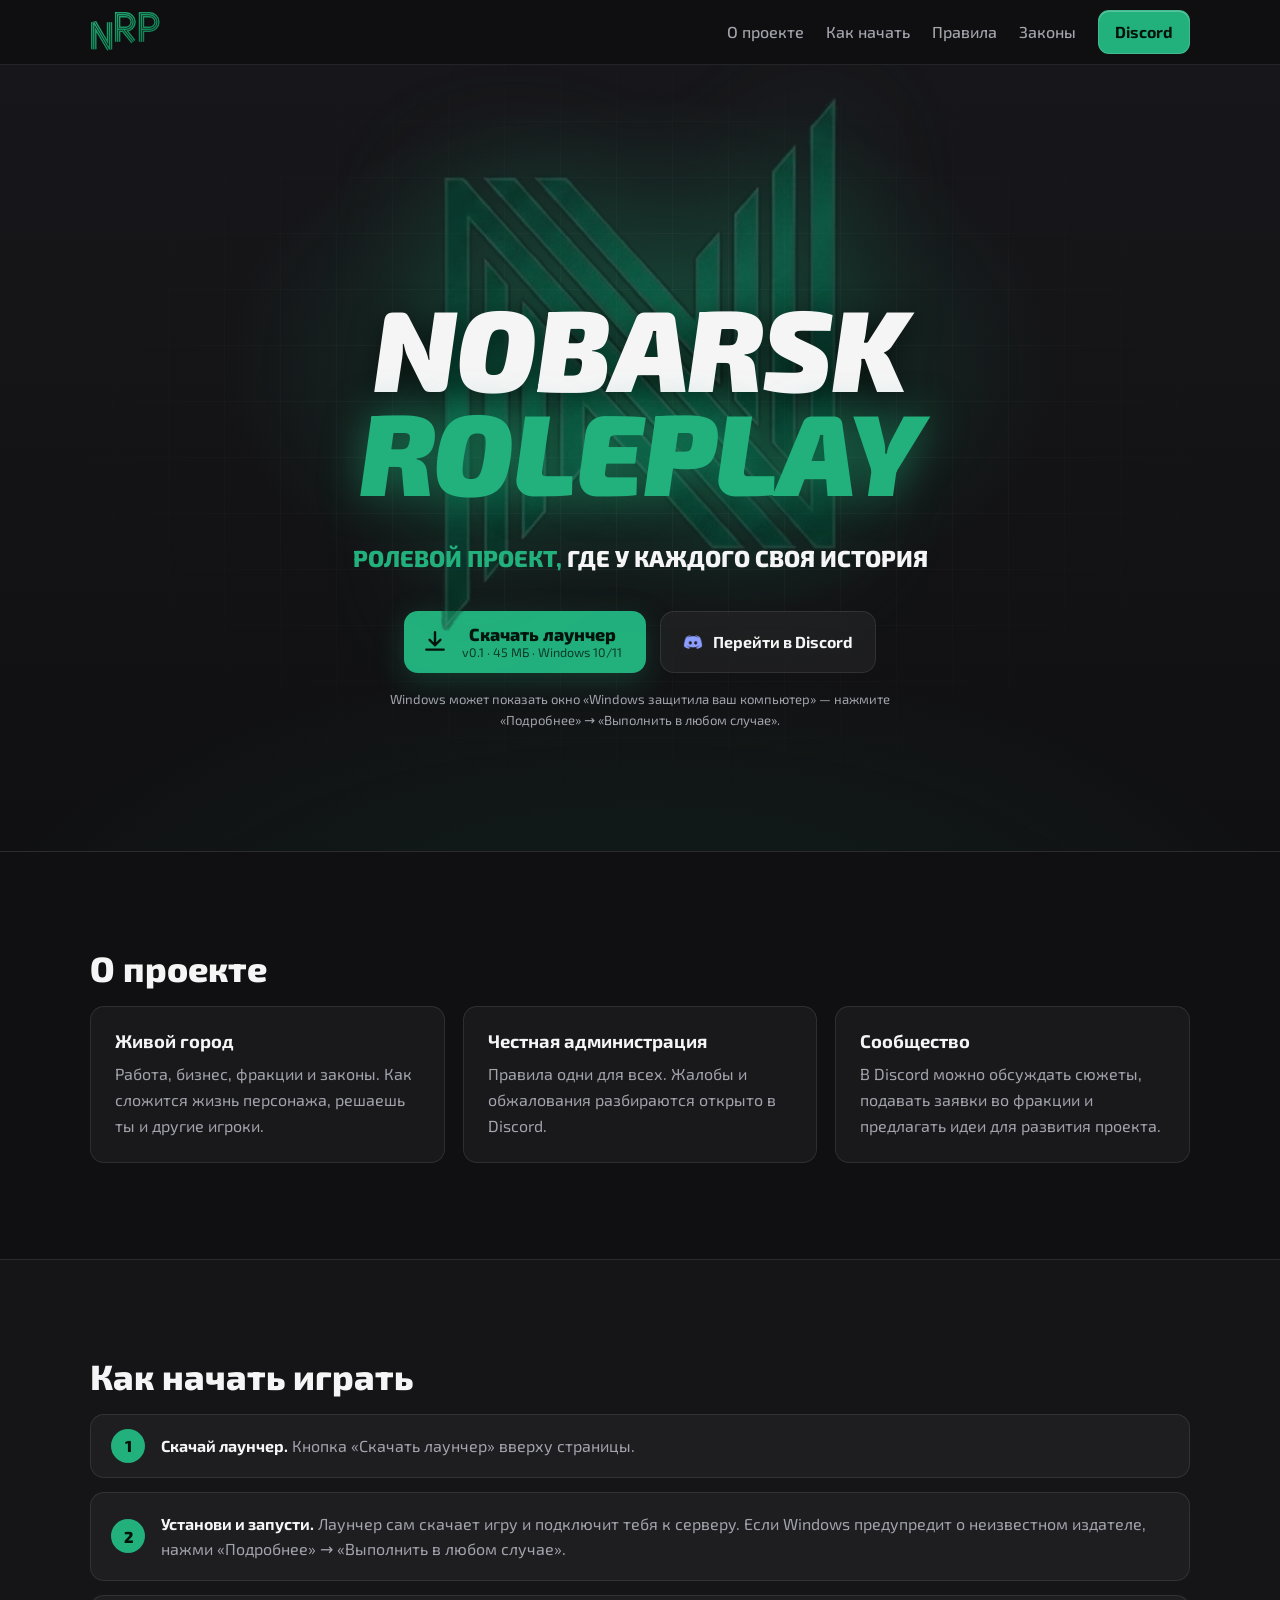
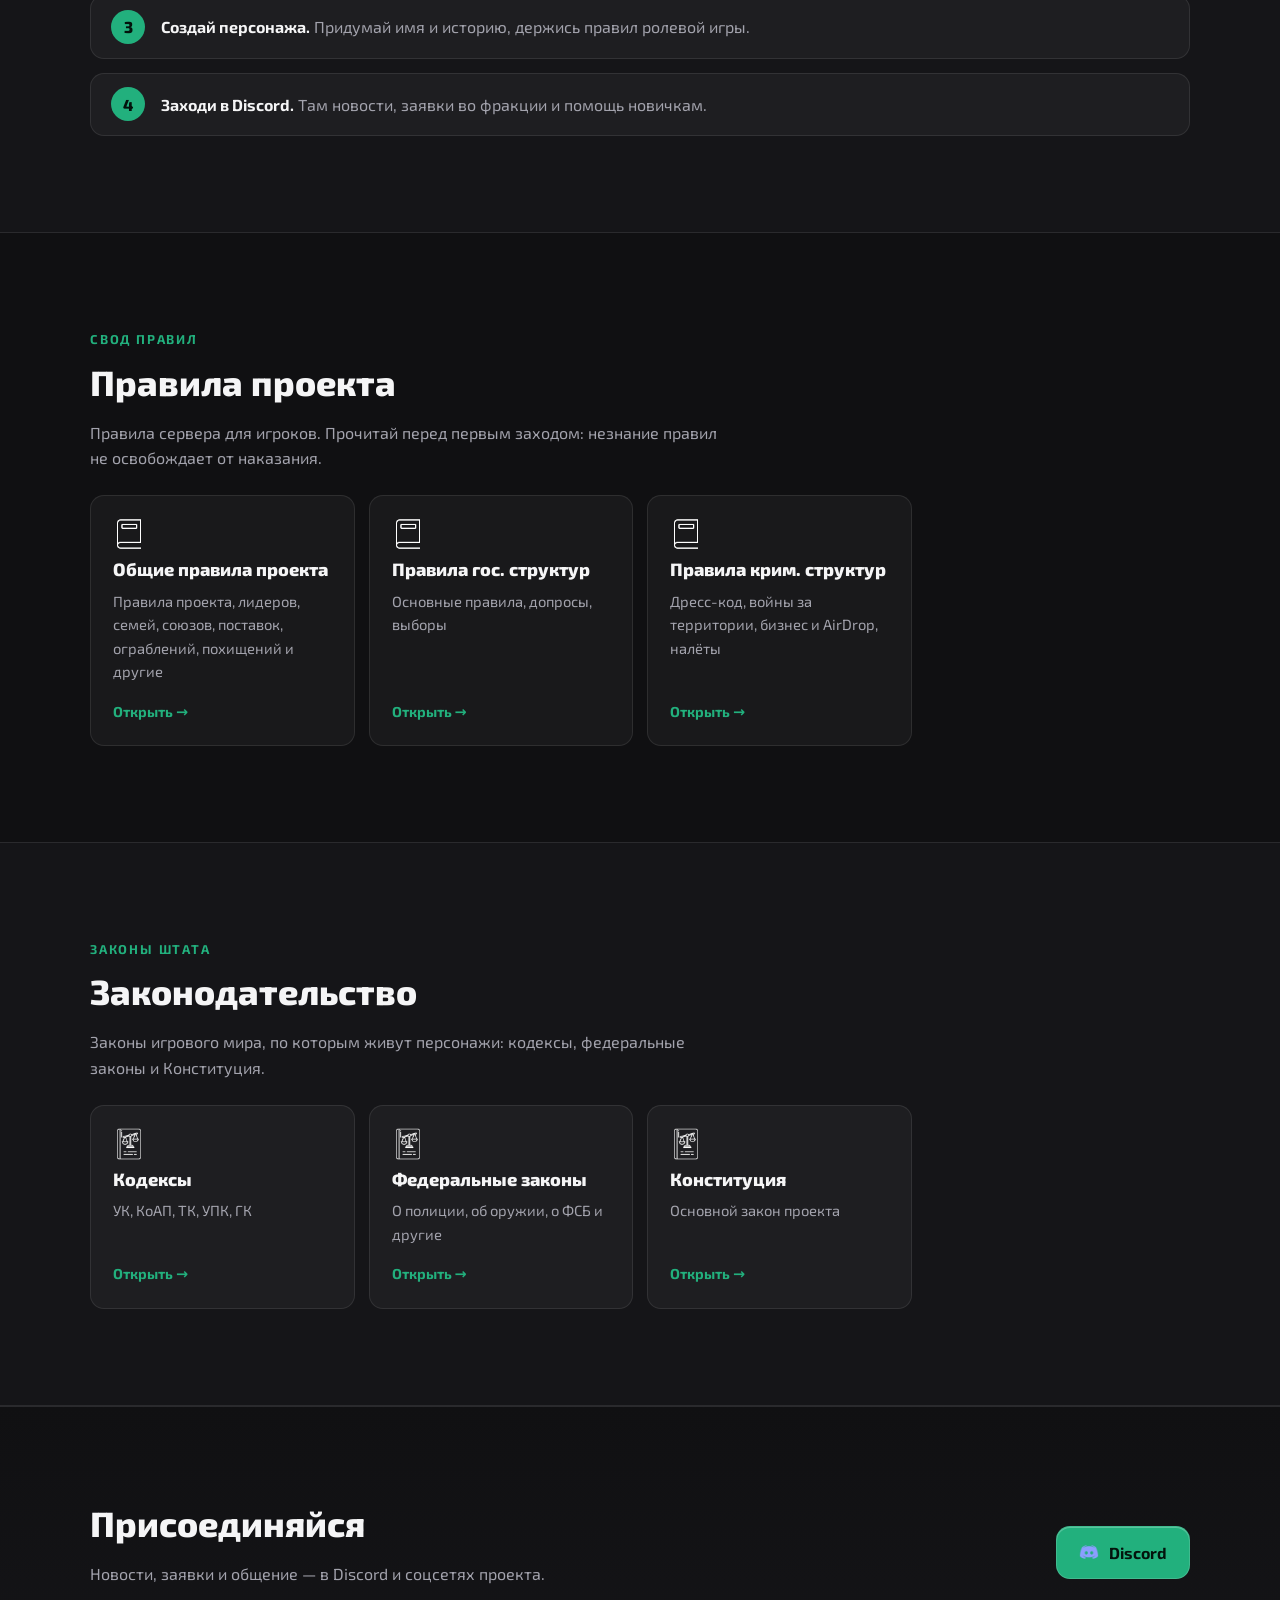
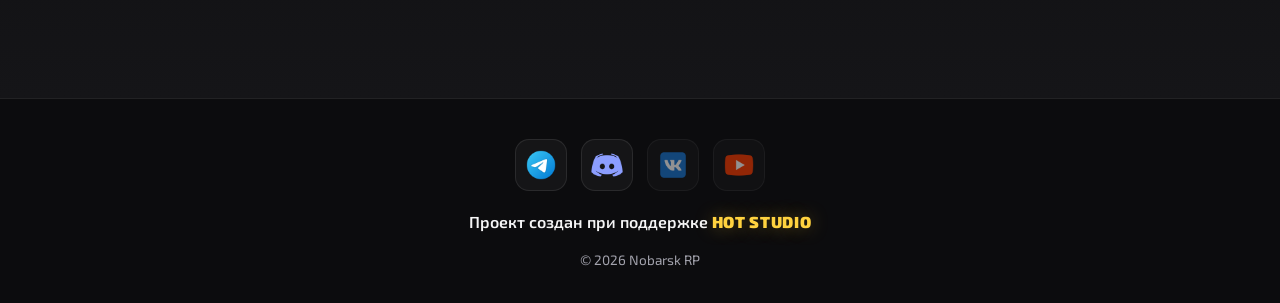
<file: index.html>
<!doctype html>
<html lang="ru">
<head>
  <meta charset="utf-8">
  <meta name="viewport" content="width=device-width, initial-scale=1">
  <title>Nobarsk RP</title>
  <meta name="description" content="Nobarsk RP — ролевой проект. Правила, законы, как начать играть, Discord и сообщество.">
  <link rel="icon" type="image/png" href="img/favicon.png?v=3">
  <link rel="preconnect" href="https://fonts.googleapis.com">
  <link rel="preconnect" href="https://fonts.gstatic.com" crossorigin>
  <link href="https://fonts.googleapis.com/css2?family=Exo+2:ital,wght@0,400;0,500;0,600;0,700;0,800;0,900;1,800;1,900&display=swap" rel="stylesheet">
  <link rel="stylesheet" href="styles.css?v=3">
  <script src="config.js?v=3"></script>
</head>
<body>
  <header class="nav">
    <div class="wrap nav__inner">
      <a class="brand" aria-label="Nobarsk RP — на главную" href="#top"><img class="brand__nrp" src="img/nrp.svg" alt="NRP — Nobarsk RP"></a>
      <nav class="nav__links" aria-label="Разделы">
        <a href="#about">О проекте</a>
        <a href="#start">Как начать</a>
        <a href="rules.html">Правила</a>
        <a href="laws.html">Законы</a>
        <a class="btn btn--small" data-link="discord" href="#">Discord</a>
      </nav>
    </div>
  </header>

  <main id="top">
    <section class="hero">
      <div class="wrap">
        <div class="hero__brand">
          <img class="hero__logo" src="img/logo.png" alt="" aria-hidden="true">
          <h1><span>Nobarsk</span><span class="accent">Roleplay</span></h1>
        </div>
        <p class="hero__lead"><span class="accent">Ролевой проект,</span> где у каждого своя история</p>
        <div class="hero__actions">
          <a class="download" id="launcherBtn" href="#">
            <svg class="download__icon" viewBox="0 0 24 24" aria-hidden="true"><path d="M12 3v12m0 0-5-5m5 5 5-5M4 19h16" fill="none" stroke="currentColor" stroke-width="2.2" stroke-linecap="round" stroke-linejoin="round"/></svg>
            <span class="download__text">
              <span class="download__title">Скачать лаунчер</span>
              <span class="download__note" id="launcherNote"></span>
            </span>
          </a>
          <a class="btn btn--ghost" data-link="discord" href="#"><img src="img/discord.png" alt="" class="btn__ico">Перейти в Discord</a>
        </div>
        <p class="hero__hint" id="launcherHint">Windows может показать окно «Windows защитила ваш компьютер» — нажмите «Подробнее» → «Выполнить в любом случае».</p>
      </div>
    </section>

    <section id="about" class="section">
      <div class="wrap">
        <h2>О проекте</h2>
        <div class="grid">
          <article class="card">
            <h3>Живой город</h3>
            <p>Работа, бизнес, фракции и законы. Как сложится жизнь персонажа, решаешь ты и другие игроки.</p>
          </article>
          <article class="card">
            <h3>Честная администрация</h3>
            <p>Правила одни для всех. Жалобы и обжалования разбираются открыто в Discord.</p>
          </article>
          <article class="card">
            <h3>Сообщество</h3>
            <p>В Discord можно обсуждать сюжеты, подавать заявки во фракции и предлагать идеи для развития проекта.</p>
          </article>
        </div>
      </div>
    </section>

    <section id="start" class="section section--alt">
      <div class="wrap">
        <h2>Как начать играть</h2>
        <ol class="steps">
          <li><strong>Скачай лаунчер.</strong> Кнопка «Скачать лаунчер» вверху страницы.</li>
          <li><strong>Установи и запусти.</strong> Лаунчер сам скачает игру и подключит тебя к серверу. Если Windows предупредит о неизвестном издателе, нажми «Подробнее» → «Выполнить в любом случае».</li>
          <li><strong>Создай персонажа.</strong> Придумай имя и историю, держись правил ролевой игры.</li>
          <li><strong>Заходи в Discord.</strong> Там новости, заявки во фракции и помощь новичкам.</li>
        </ol>
      </div>
    </section>

    <section id="rules" class="section">
      <div class="wrap">
        <p class="eyebrow">Свод правил</p>
        <h2>Правила проекта</h2>
        <p class="muted section-lead">Правила сервера для игроков. Прочитай перед первым заходом: незнание правил не освобождает от наказания.</p>
        <div class="doc-cards">
          <a class="doc-card" href="rules.html#opp"><span class="doc-card__icon"><img class="book-ico" src="img/book.png" alt=""></span><span class="doc-card__title">Общие правила проекта</span><span class="doc-card__lead muted">Правила проекта, лидеров, семей, союзов, поставок, ограблений, похищений и другие</span><span class="doc-card__go">Открыть →</span></a>
          <a class="doc-card" href="rules.html#pgo"><span class="doc-card__icon"><img class="book-ico" src="img/book.png" alt=""></span><span class="doc-card__title">Правила гос. структур</span><span class="doc-card__lead muted">Основные правила, допросы, выборы</span><span class="doc-card__go">Открыть →</span></a>
          <a class="doc-card" href="rules.html#pko"><span class="doc-card__icon"><img class="book-ico" src="img/book.png" alt=""></span><span class="doc-card__title">Правила крим. структур</span><span class="doc-card__lead muted">Дресс-код, войны за территории, бизнес и AirDrop, налёты</span><span class="doc-card__go">Открыть →</span></a>
        </div>
      </div>
    </section>

    <section id="laws" class="section section--alt">
      <div class="wrap">
        <p class="eyebrow">Законы штата</p>
        <h2>Законодательство</h2>
        <p class="muted section-lead">Законы игрового мира, по которым живут персонажи: кодексы, федеральные законы и Конституция.</p>
        <div class="doc-cards">
          <a class="doc-card" href="laws.html#kod"><span class="doc-card__icon"><img class="book-ico" src="img/law-book.png" alt=""></span><span class="doc-card__title">Кодексы</span><span class="doc-card__lead muted">УК, КоАП, ТК, УПК, ГК</span><span class="doc-card__go">Открыть →</span></a>
          <a class="doc-card" href="laws.html#fz"><span class="doc-card__icon"><img class="book-ico" src="img/law-book.png" alt=""></span><span class="doc-card__title">Федеральные законы</span><span class="doc-card__lead muted">О полиции, об оружии, о ФСБ и другие</span><span class="doc-card__go">Открыть →</span></a>
          <a class="doc-card" href="laws.html#konst"><span class="doc-card__icon"><img class="book-ico" src="img/law-book.png" alt=""></span><span class="doc-card__title">Конституция</span><span class="doc-card__lead muted">Основной закон проекта</span><span class="doc-card__go">Открыть →</span></a>
        </div>
      </div>
    </section>

    <section class="section section--cta">
      <div class="wrap cta">
        <div>
          <h2>Присоединяйся</h2>
          <p class="muted">Новости, заявки и общение — в Discord и соцсетях проекта.</p>
        </div>
        <div class="cta__links">
          <a class="btn" data-link="discord" href="#"><img src="img/discord.png" alt="" class="btn__ico">Discord</a>
        </div>
      </div>
    </section>
  </main>

  <footer class="footer" id="site-footer"></footer>

  <script src="script.js?v=3"></script>
</body>
</html>
</file>
<file: styles.css>
:root {
  --bg: #101012;
  --bg-alt: #151518;
  --card: rgba(255, 255, 255, .04);
  --line: rgba(255, 255, 255, .09);
  --text: #f5f5f6;
  --muted: #a3a3ad;
  --accent: #22b07d;
  --accent-ink: #03130c;
  --radius: 14px;
}

* { box-sizing: border-box; }
html { scroll-behavior: smooth; }
body {
  margin: 0;
  background: var(--bg);
  color: var(--text);
  font-family: "Exo 2", "Segoe UI", system-ui, sans-serif;
  line-height: 1.6;
  overflow-x: hidden;
}
a { color: inherit; }
h1, h2, h3 { line-height: 1.15; margin: 0 0 .5em; }
h2 { font-size: clamp(1.6rem, 3vw, 2.2rem); font-weight: 800; }
h3 { font-size: 1.15rem; }
.muted { color: var(--muted); }

.wrap { width: min(1100px, 100% - 32px); margin-inline: auto; }

/* Nav */
.nav {
  position: sticky; top: 0; z-index: 10;
  background: rgba(16, 16, 18, .6);
  backdrop-filter: blur(16px) saturate(1.3);
  -webkit-backdrop-filter: blur(16px) saturate(1.3);
  border-bottom: 1px solid var(--line);
}
.nav__inner { display: flex; align-items: center; justify-content: space-between; gap: 16px; height: 64px; }
.brand { display: flex; align-items: center; gap: 10px; font-weight: 800; text-decoration: none; }
.brand__mark {
  display: grid; place-items: center; width: 34px; height: 34px; border-radius: 9px;
  background: var(--accent); color: var(--accent-ink); font-size: .85rem;
}
.nav__links { display: flex; align-items: center; gap: 22px; }
.nav__links a:not(.btn) { color: var(--muted); text-decoration: none; font-weight: 500; }
.nav__links a:not(.btn):hover { color: var(--text); }

/* Buttons */
.btn {
  display: inline-flex; align-items: center; justify-content: center;
  padding: 13px 22px; border-radius: 14px; border: 1px solid rgba(255, 255, 255, .14);
  background: var(--accent); color: var(--accent-ink);
  font: inherit; font-weight: 700; text-decoration: none; cursor: pointer;
  box-shadow: inset 0 1px 0 rgba(255, 255, 255, .25);
  transition: transform .15s, filter .15s, background .15s;
}
.btn:hover { filter: brightness(1.08); transform: translateY(-1px); }
.btn--small { padding: 8px 16px; border-radius: 11px; }
.btn--ghost {
  background: rgba(255, 255, 255, .05); color: var(--text); border-color: var(--line);
  backdrop-filter: blur(10px); -webkit-backdrop-filter: blur(10px); box-shadow: none;
}
.btn--ghost:hover { background: rgba(255, 255, 255, .09); border-color: rgba(34, 176, 125, .5); }

/* Hero */
.hero {
  position: relative; overflow: hidden; text-align: center;
  min-height: min(86vh, 820px); display: grid; align-items: center;
  padding: clamp(72px, 12vw, 140px) 0 clamp(64px, 10vw, 120px);
  background:
    radial-gradient(600px 380px at 50% 38%, rgba(26, 160, 112, .26), transparent 70%),
    radial-gradient(1000px 500px at 50% 120%, rgba(26, 160, 112, .12), transparent 70%),
    linear-gradient(180deg, #17161a, var(--bg));
  border-bottom: 1px solid var(--line);
}
/* Сетка-«город» на фоне */
.hero::before {
  content: ""; position: absolute; inset: 0; pointer-events: none;
  background-image:
    linear-gradient(rgba(255, 255, 255, .035) 1px, transparent 1px),
    linear-gradient(90deg, rgba(255, 255, 255, .035) 1px, transparent 1px);
  background-size: 56px 56px;
  mask-image: radial-gradient(ellipse at 50% 45%, #000 20%, transparent 70%);
  -webkit-mask-image: radial-gradient(ellipse at 50% 45%, #000 20%, transparent 70%);
}
.hero > .wrap { position: relative; }
.eyebrow { color: var(--accent); font-weight: 700; letter-spacing: .14em; text-transform: uppercase; font-size: .8rem; margin: 0 0 12px; }
.hero h1 {
  font-size: clamp(3rem, 11vw, 7.2rem); font-weight: 900; font-style: italic;
  text-transform: uppercase; line-height: .9; letter-spacing: -.01em; margin-bottom: 22px;
}
.hero h1 span { display: block; }
.hero h1 .accent { color: var(--accent); text-shadow: 0 0 40px rgba(26, 160, 112, .55); }
.hero__lead {
  font-size: clamp(1.05rem, 2.2vw, 1.45rem); font-weight: 800; text-transform: uppercase;
  color: var(--text); max-width: 640px; margin: 0 auto 38px; line-height: 1.25;
}
.hero__lead .accent { color: var(--accent); }
.hero__hint { margin: 16px auto 0; max-width: 520px; font-size: .82rem; color: var(--muted); position: relative; z-index: 1; }
.hero__actions { display: flex; flex-wrap: wrap; gap: 14px; align-items: stretch; justify-content: center; }

.download {
  display: inline-flex; align-items: center; gap: 14px;
  padding: 12px 24px 12px 18px; border-radius: 14px;
  background: var(--accent); color: var(--accent-ink); text-decoration: none;
  box-shadow: 0 8px 30px rgba(34, 176, 125, .25);
  transition: transform .15s, filter .15s;
}
.download:hover { filter: brightness(1.08); transform: translateY(-1px); }
.download__icon { width: 26px; height: 26px; flex: none; }
.download__text { display: grid; line-height: 1.25; }
.download__title { font-weight: 800; font-size: 1.1rem; }
.download__note { font-size: .78rem; opacity: .75; }
.download.is-disabled {
  background: var(--card); color: var(--muted); border: 1px dashed var(--line);
  box-shadow: none; cursor: not-allowed; filter: none; transform: none;
}

.teaser {
  display: flex; flex-wrap: wrap; justify-content: space-between; align-items: center; gap: 20px;
  padding: 32px; background: var(--card); border: 1px solid var(--line); border-radius: var(--radius);
}
.teaser p { margin: 0; }
.section-lead { margin: 0 0 24px; max-width: 640px; }

/* Rules & laws pages */
.page-head { padding: clamp(40px, 7vw, 80px) 0 clamp(32px, 5vw, 48px); border-bottom: 1px solid var(--line); background: var(--bg-alt); }
.page-head h1 { font-size: clamp(2rem, 6vw, 3.4rem); font-weight: 800; display: flex; gap: 14px; align-items: center; flex-wrap: wrap; }
.page-head p { margin: 0; max-width: 680px; }
.h-icon { font-size: .8em; }
.back {
  display: inline-block; margin-bottom: 22px; padding: 8px 14px; border-radius: 9px;
  border: 1px solid var(--line); color: var(--muted); text-decoration: none; font-weight: 600; font-size: .92rem;
}
.back:hover { color: var(--text); border-color: var(--accent); }
.crumbs a { color: inherit; text-decoration: none; }
.crumbs a:hover { text-decoration: underline; }
.doc-body { padding-top: clamp(32px, 5vw, 56px); }

.intro {
  display: flex; gap: 18px; align-items: flex-start; margin-bottom: 32px;
  padding: 24px; border-radius: var(--radius);
  background: linear-gradient(135deg, rgba(34, 176, 125, .1), transparent 60%), var(--card);
  border: 1px solid var(--line); border-left: 3px solid var(--accent);
}
.intro__icon { font-size: 1.8rem; line-height: 1; }
.intro h2 { font-size: 1.15rem; margin-bottom: 6px; }
.intro p { margin: 0; color: var(--muted); }

.doc-cards { display: grid; grid-template-columns: repeat(auto-fill, minmax(260px, 1fr)); gap: 14px; }
.doc-card {
  display: flex; flex-direction: column; gap: 8px; min-height: 150px;
  padding: 22px; border-radius: var(--radius); text-decoration: none;
  background: var(--card); border: 1px solid var(--line);
  transition: border-color .15s, transform .15s;
}
.doc-card:hover { border-color: var(--accent); transform: translateY(-2px); }
.doc-card { position: relative; }
.doc-card.is-locked { cursor: not-allowed; opacity: .55; filter: grayscale(.6); }
.doc-card.is-locked:hover { border-color: var(--line); transform: none; }
.doc-card.is-locked .doc-card__go { color: var(--muted); }
.doc-card__lock {
  position: absolute; top: 16px; right: 16px;
  width: 36px; height: 36px; display: grid; place-items: center; border-radius: 10px;
  background: rgba(255, 255, 255, .06); border: 1px solid var(--line);
}
/* Замочек (чёрный на прозрачном) — делаем светлым */
.lock-ico { width: 18px; height: 18px; filter: invert(1); opacity: .9; }
.doc-card__list .lock-ico { width: 12px; height: 12px; margin-right: 6px; vertical-align: -1px; }
/* Логотип Nobarsk */
.brand__logo { width: 36px; height: 36px; object-fit: contain; }
.brand__nrp { height: 42px; width: auto; display: block; transition: filter .2s; }
.brand:hover .brand__nrp { filter: brightness(1.2) drop-shadow(0 0 8px rgba(26, 160, 112, .5)); }
/* Логотип позади надписи NOBARSK ROLEPLAY */
.hero__brand {
  position: relative; display: grid; place-items: center;
  padding: clamp(40px, 8vw, 90px) 0 clamp(8px, 2vw, 20px);
}
.hero__logo {
  position: absolute; left: 50%; top: 50%; transform: translate(-50%, -50%);
  width: clamp(260px, 52vw, 560px); height: auto; z-index: 0; pointer-events: none;
  opacity: .55;
  filter: drop-shadow(0 0 60px rgba(30, 160, 110, .45));
}
.hero__brand h1 { position: relative; z-index: 1; margin-bottom: 0; text-shadow: 0 6px 30px rgba(0, 0, 0, .6); }
.hero__brand + .hero__lead { margin-top: 22px; position: relative; z-index: 1; }
/* Иконка книги (чёрная на прозрачном) — делаем светлой */
.book-ico { width: 1em; height: 1em; display: inline-block; vertical-align: -0.1em; filter: invert(1); }
.doc-card__icon .book-ico { width: 32px; height: 32px; }
.intro__icon .book-ico { width: 30px; height: 30px; }
.h-icon .book-ico { width: .85em; height: .85em; }
.sheet__book { display: block; width: 84px; height: 84px; margin: 14px auto 22px; filter: invert(1); }
.doc-card__icon { font-size: 1.7rem; line-height: 1; }
.doc-card__title { font-weight: 800; font-size: 1.12rem; line-height: 1.3; }
.doc-card__list { list-style: none; padding: 0; margin: 2px 0 0; color: var(--muted); font-size: .9rem; display: grid; gap: 2px; }
.doc-card__list li::before { content: "— "; opacity: .5; }
.doc-card__list .more { opacity: .7; }
.doc-card__list .more::before { content: ""; }
.doc-card__lead { margin: 0; color: var(--muted); font-size: .92rem; }
.doc-card__go { margin-top: auto; padding-top: 8px; color: var(--accent); font-weight: 700; font-size: .9rem; }
.doc-cards--top { grid-template-columns: repeat(auto-fill, minmax(300px, 1fr)); }
.doc-cards--top .doc-card { min-height: 220px; padding: 26px; }

/* Лист документа (правила, законы) — в стиле форумного поста */
.sheet {
  background: #141416; border: 1px solid var(--line); border-radius: 6px;
  padding: clamp(18px, 3vw, 28px) clamp(16px, 3vw, 32px) clamp(24px, 4vw, 40px);
  font-family: "Segoe UI", Arial, system-ui, sans-serif; font-size: 15px; line-height: 1.55;
}
.sheet__head { text-align: center; padding: 18px 0 26px; border-bottom: 1px solid var(--line); margin-bottom: 4px; }
/* Ромб-логотип; текст «NR» рисуется в ::after и повёрнут обратно */
.sheet__logo {
  position: relative; width: 78px; height: 78px; margin: 18px auto 30px;
  font-family: "Exo 2", sans-serif; font-weight: 900; font-style: italic; font-size: 0; color: var(--accent-ink);
  background: var(--accent); border-radius: 18px; transform: rotate(45deg);
  box-shadow: 0 0 50px rgba(34, 176, 125, .35);
}
.sheet__head h1 {
  font-family: "Exo 2", sans-serif; font-weight: 800; text-transform: uppercase;
  font-size: clamp(1.4rem, 3.5vw, 2rem); letter-spacing: .03em; margin: 0;
}
.sheet__lead { margin: 10px auto 0; max-width: 620px; color: var(--muted); }
.sheet__logo::after {
  content: "NR"; position: absolute; inset: 0; display: grid; place-items: center;
  transform: rotate(-45deg); font-size: 1.9rem;
}
.chapter {
  font-family: "Exo 2", sans-serif; font-size: 1.25rem; font-weight: 700;
  margin: 26px 0 14px; padding: 12px 0; border-block: 1px solid var(--line);
}
.sheet__head + .chapter { border-top: 0; margin-top: 4px; }
.chapter span { color: var(--accent); font-weight: 800; }
.page-head--doc { padding: 28px 0 0; border-bottom: 0; background: none; }
.page-head--doc .crumbs { margin: 0; }
.section.doc-body--doc { padding-top: 22px; }
.clause { scroll-margin-top: 88px; margin: 0 0 16px; }
.clause p { margin: 0; }
.clause b { font-weight: 400; }
.clause__sub { padding-left: 22px; margin-top: 12px !important; }
.clause__note {
  margin: 10px 0 0 22px !important; padding: 8px 12px; color: var(--muted); font-size: 14px;
  border-left: 2px solid var(--line); background: rgba(255, 255, 255, .02);
}
.clause__empty { color: var(--muted); font-style: italic; opacity: .7; padding-left: 22px; }
/* Подпункты: вложенные («1)», «а)»), маркеры и абзацы без номера */
.clause__sub--l1 { padding-left: 44px !important; }
.clause__sub--l2 { padding-left: 66px !important; }
.clause__sub--plain { padding-left: 22px; }
/* Оглавление большого документа */
.toc-box { margin: 18px 0 8px; border: 1px solid var(--line); border-radius: 8px; background: rgba(255, 255, 255, .02); }
.toc-box summary { cursor: pointer; padding: 12px 16px; font-family: "Exo 2", sans-serif; font-weight: 700; color: var(--accent); }
.toc-box ol { margin: 0; padding: 0 16px 14px 36px; display: grid; gap: 4px; }
.toc-box button { background: none; border: 0; padding: 2px 0; color: var(--muted); font: inherit; text-align: left; cursor: pointer; }
.toc-box button:hover { color: var(--text); text-decoration: underline; }
.chapter { scroll-margin-top: 84px; }
.sheet--loading { text-align: center; color: var(--muted); padding: 60px 20px; }
/* Статьи с текстом отдельным абзацем (Конституция) */
.clause--block { margin-bottom: 22px; }
.clause__head { display: block; font-weight: 700 !important; color: var(--text); }
.clause__text { margin-top: 6px !important; color: #d9d9de; }
.sheet__emblem { display: block; width: clamp(140px, 22vw, 210px); height: auto; margin: 6px auto 20px; }
.clause__para { margin: 0 0 16px; color: var(--muted); font-style: italic; }
.punish { color: #ff3b47; }
.clause:target { animation: flash 1.6s ease-out; }
@keyframes flash { from { background: rgba(34, 176, 125, .15); } to { background: transparent; } }

.pager { display: grid; grid-template-columns: 1fr 1fr; gap: 14px; margin-top: 40px; }
.pager a {
  display: grid; gap: 2px; padding: 16px 18px; border-radius: 10px; text-decoration: none;
  border: 1px solid var(--line); font-weight: 700;
}
.pager a:hover { border-color: var(--accent); }
.pager small { color: var(--muted); font-weight: 500; }
.pager__next { text-align: right; }
.nav__links a.is-active { color: var(--text) !important; }

/* Sections */
.section { padding: clamp(56px, 8vw, 96px) 0; }
.section--alt { background: var(--bg-alt); border-block: 1px solid var(--line); }

.grid { display: grid; grid-template-columns: repeat(auto-fit, minmax(240px, 1fr)); gap: 18px; margin-top: 12px; }
.card { background: var(--card); border: 1px solid var(--line); border-radius: var(--radius); padding: 24px; }
.card p { color: var(--muted); margin: 0; }

.steps { list-style: none; counter-reset: s; padding: 0; margin: 12px 0 0; display: grid; gap: 14px; }
.steps li {
  counter-increment: s; position: relative;
  padding: 18px 20px 18px 70px; background: var(--card);
  border: 1px solid var(--line); border-radius: var(--radius); color: var(--muted);
}
.steps li strong { color: var(--text); }
.steps li::before {
  content: counter(s); position: absolute; left: 20px; top: 50%; transform: translateY(-50%);
  width: 34px; height: 34px; border-radius: 50%; display: grid; place-items: center;
  background: var(--accent); color: var(--accent-ink); font-weight: 800;
}

.section--cta { background: linear-gradient(180deg, var(--bg), var(--bg-alt)); border-top: 1px solid var(--line); }
.cta { display: flex; flex-wrap: wrap; justify-content: space-between; align-items: center; gap: 24px; }
.cta__links { display: flex; flex-wrap: wrap; gap: 12px; }

.footer { padding: 40px 0 32px; color: var(--muted); font-size: .9rem; border-top: 1px solid var(--line); background: #0c0c0e; }
.footer__inner { display: grid; justify-items: center; gap: 14px; text-align: center; }
.footer__social { display: flex; gap: 14px; flex-wrap: wrap; justify-content: center; }
.social {
  display: grid; place-items: center; width: 52px; height: 52px; border-radius: 14px;
  background: rgba(255, 255, 255, .04); border: 1px solid var(--line);
  transition: transform .15s, border-color .15s, background .15s;
}
.social img { width: 34px; height: 34px; object-fit: contain; }
.social:hover { transform: translateY(-2px); border-color: rgba(34, 176, 125, .5); background: rgba(255, 255, 255, .08); }
.footer__studio { margin: 4px 0 0; font-size: 1rem; color: var(--text); font-weight: 600; }
.footer__studio span { color: #ffd23f; font-weight: 900; letter-spacing: .04em; text-shadow: 0 0 18px rgba(255, 210, 63, .35); }
.footer__copy { margin: 0; font-size: .85rem; }

/* Кнопка/ссылка, для которой ещё нет адреса */
.is-soon { cursor: not-allowed; opacity: .55; }
.is-soon:hover { transform: none; filter: none; }
.btn__ico { width: 20px; height: 20px; margin-right: 10px; object-fit: contain; }

[hidden] { display: none !important; }

@media (max-width: 640px) {
  .nav__links { gap: 14px; }
  .nav__links a[href*="#about"], .nav__links a[href*="#start"] { display: none; }
  .brand > span:last-child { display: none; }
  .hero { min-height: 0; }
  .hero__actions > * { width: 100%; justify-content: center; }
  .sheet { font-size: 14.5px; }
  .clause__sub, .clause__empty { padding-left: 14px; }
  .clause__note { margin-left: 14px !important; }
  .pager { grid-template-columns: 1fr; }
  .intro { flex-direction: column; gap: 10px; padding: 20px; }
  .teaser { padding: 24px; }
  .cta__links > * { flex: 1 1 140px; }
}
</file>
